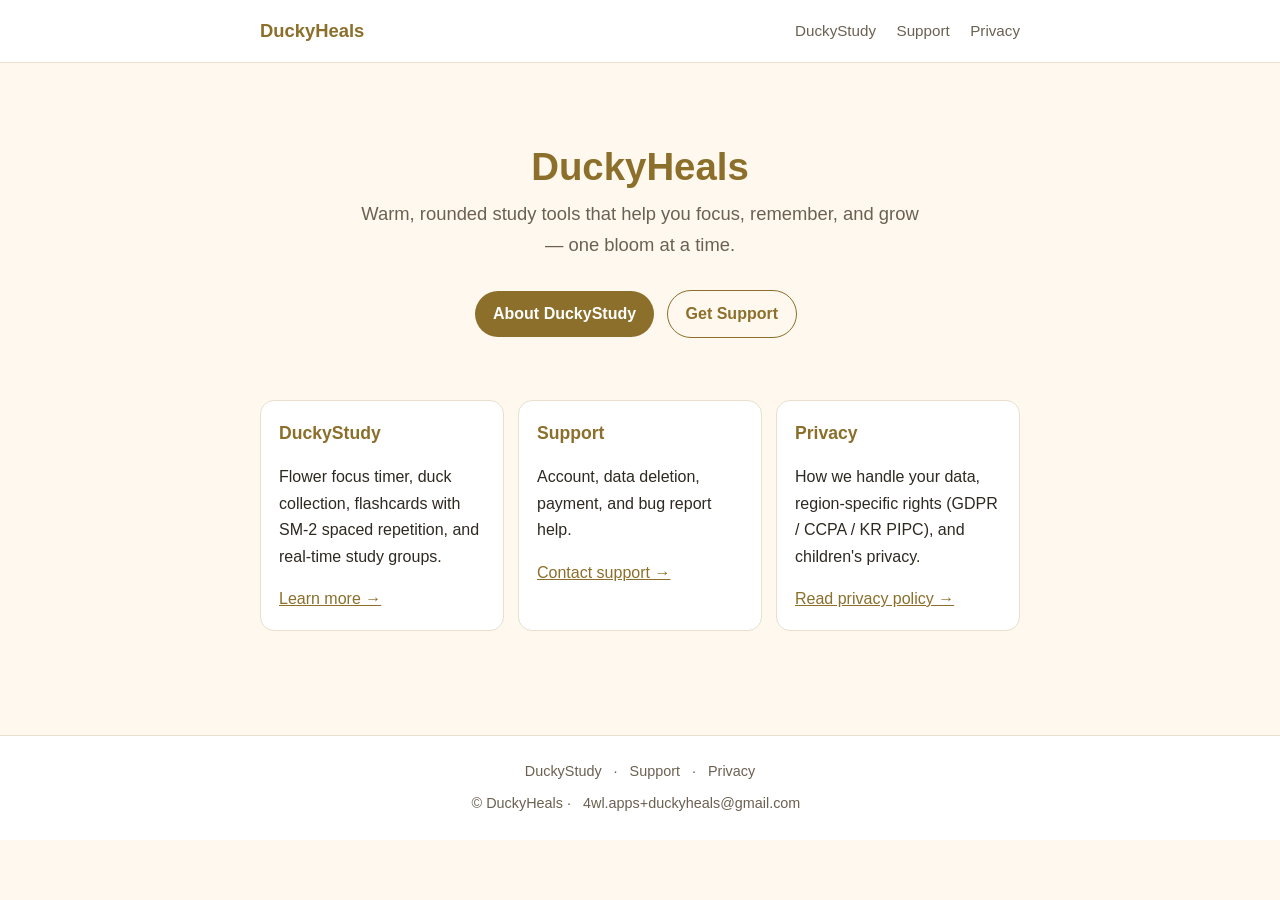
<file: index.html>
<!DOCTYPE html>
<html lang="en">
<head>
<meta charset="utf-8">
<meta name="viewport" content="width=device-width, initial-scale=1">
<title>DuckyHeals</title>
<meta name="description" content="DuckyHeals — DuckyStudy support, privacy, and product information.">
<link rel="stylesheet" href="/assets/style.css">
</head>
<body>
<header class="site">
  <div class="inner">
    <a class="brand" href="/">DuckyHeals</a>
    <nav>
      <a href="/duckystudy">DuckyStudy</a>
      <a href="/support">Support</a>
      <a href="/privacy">Privacy</a>
    </nav>
  </div>
</header>

<main class="container">
  <div class="hero">
    <h1>DuckyHeals</h1>
    <p class="tagline">Warm, rounded study tools that help you focus, remember, and grow — one bloom at a time.</p>
    <a class="btn" href="/duckystudy">About DuckyStudy</a>
    <a class="btn secondary" href="/support">Get Support</a>
  </div>

  <div class="features">
    <div class="feature">
      <h3>DuckyStudy</h3>
      <p>Flower focus timer, duck collection, flashcards with SM-2 spaced repetition, and real-time study groups.</p>
      <a href="/duckystudy">Learn more &rarr;</a>
    </div>
    <div class="feature">
      <h3>Support</h3>
      <p>Account, data deletion, payment, and bug report help.</p>
      <a href="/support">Contact support &rarr;</a>
    </div>
    <div class="feature">
      <h3>Privacy</h3>
      <p>How we handle your data, region-specific rights (GDPR / CCPA / KR PIPC), and children's privacy.</p>
      <a href="/privacy">Read privacy policy &rarr;</a>
    </div>
  </div>
</main>

<footer class="site">
  <div>
    <a href="/duckystudy">DuckyStudy</a> ·
    <a href="/support">Support</a> ·
    <a href="/privacy">Privacy</a>
  </div>
  <div style="margin-top:8px;">&copy; DuckyHeals · <a href="mailto:4wl.apps+duckyheals@gmail.com">4wl.apps+duckyheals@gmail.com</a></div>
</footer>
</body>
</html>
</file>
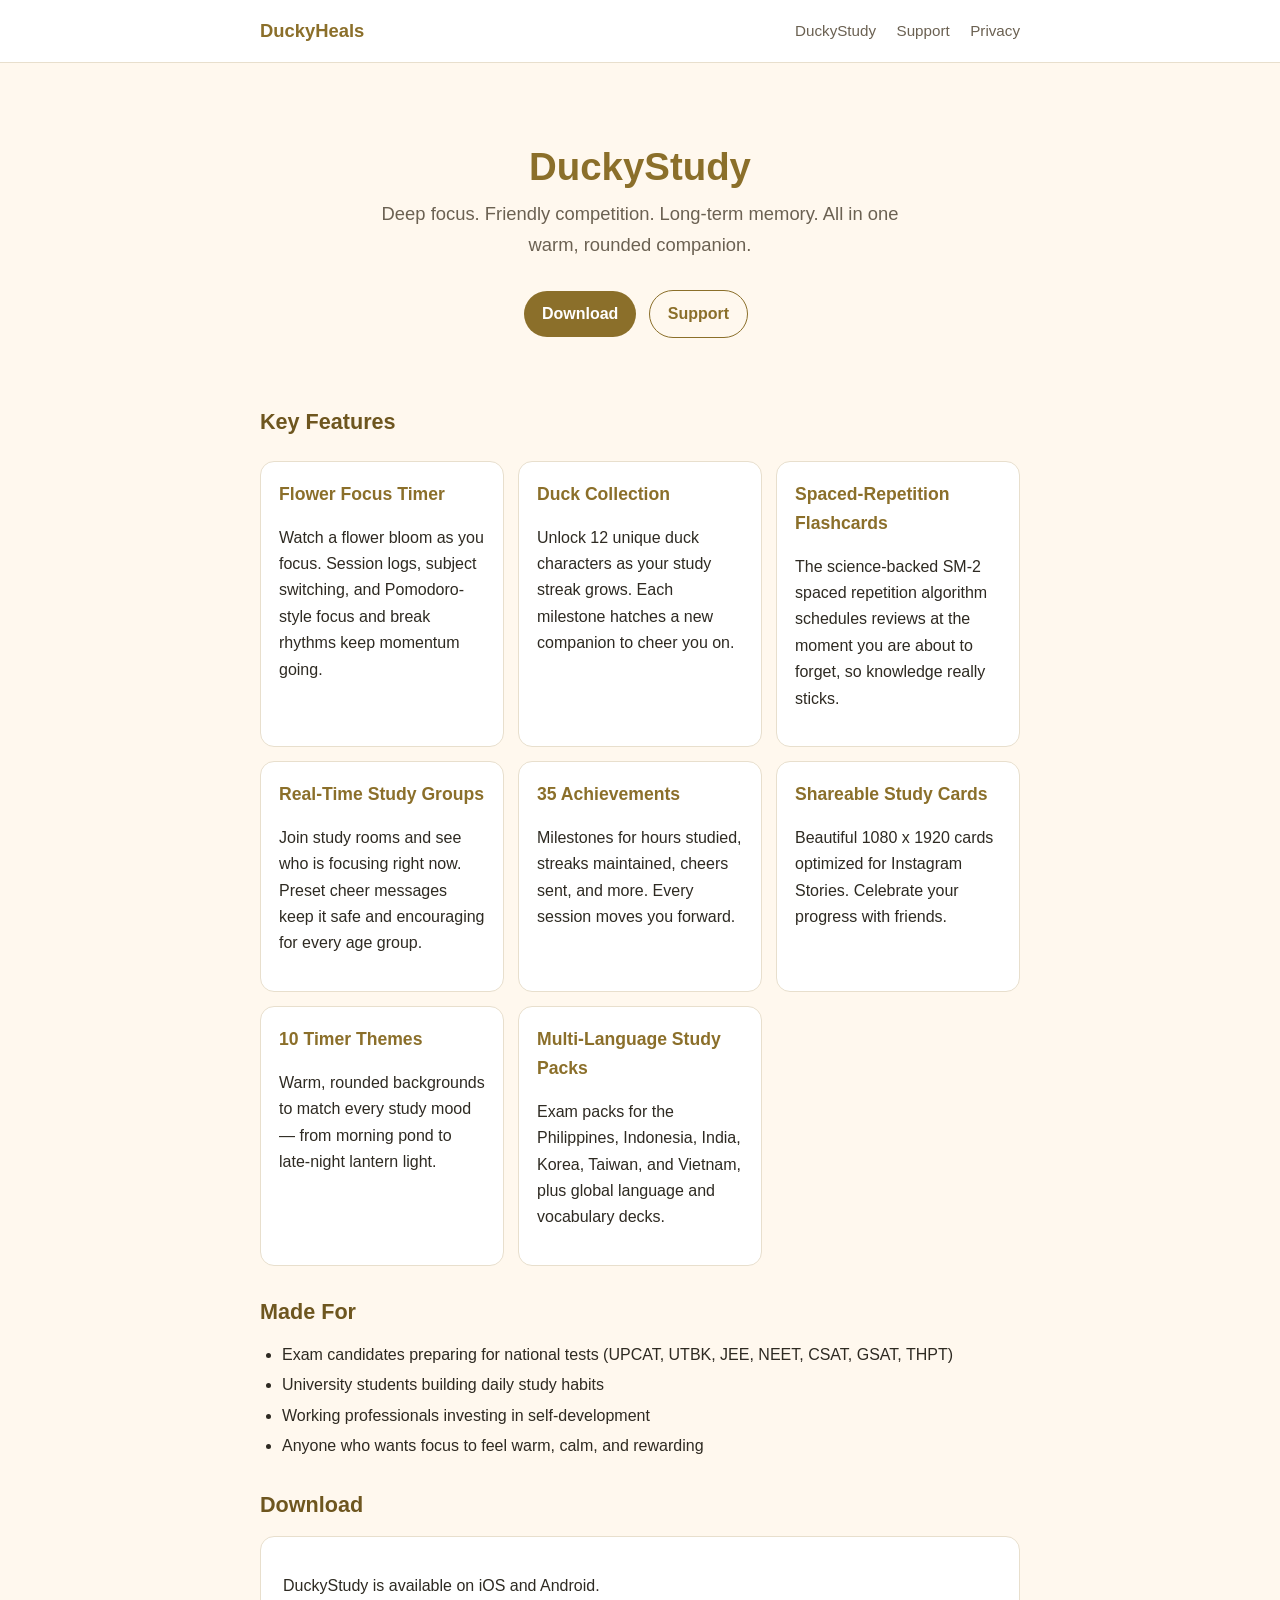
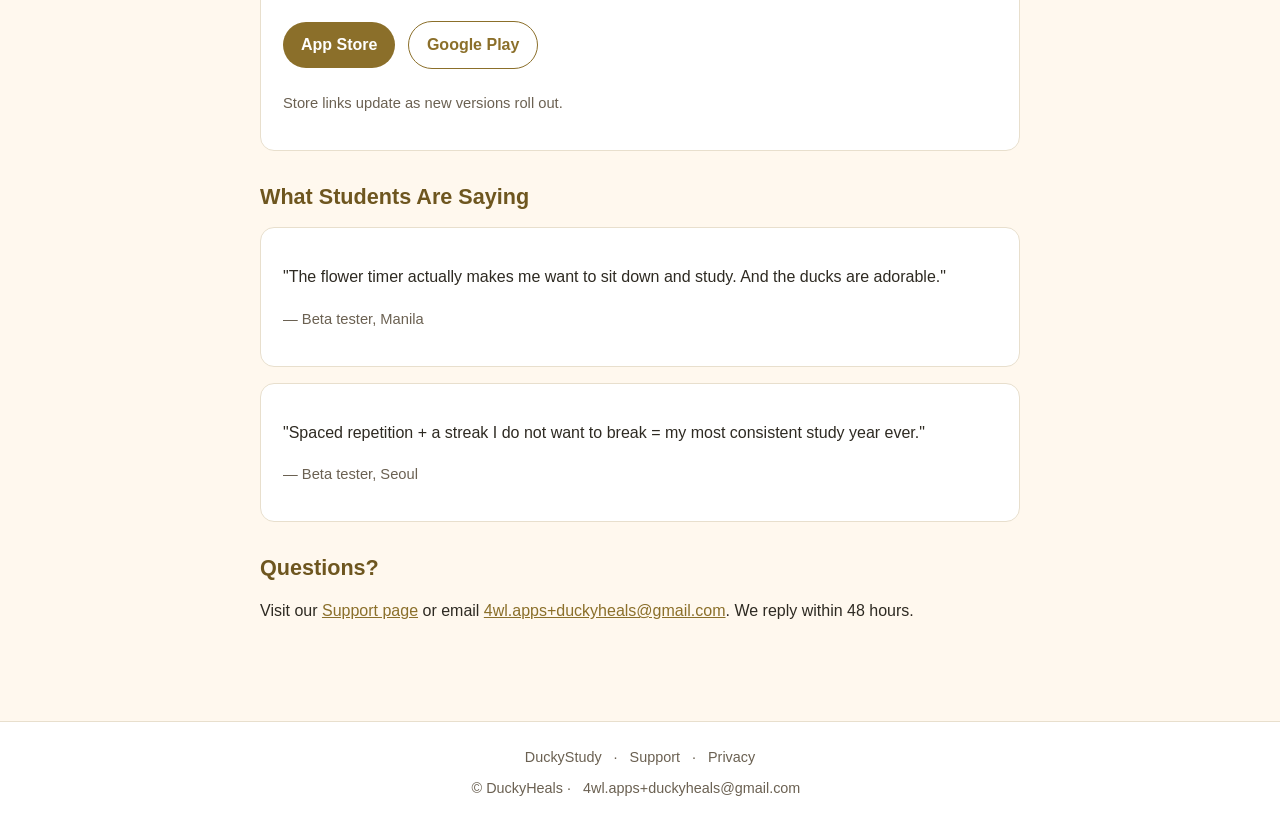
<file: duckystudy/index.html>
<!DOCTYPE html>
<html lang="en">
<head>
<meta charset="utf-8">
<meta name="viewport" content="width=device-width, initial-scale=1">
<title>DuckyStudy — Focus, Remember, Grow</title>
<meta name="description" content="DuckyStudy is a warm, rounded study companion. Flower focus timer, duck collection, flashcards with spaced repetition, and real-time study groups.">
<link rel="stylesheet" href="/assets/style.css">
</head>
<body>
<header class="site">
  <div class="inner">
    <a class="brand" href="/">DuckyHeals</a>
    <nav>
      <a href="/duckystudy">DuckyStudy</a>
      <a href="/support">Support</a>
      <a href="/privacy">Privacy</a>
    </nav>
  </div>
</header>

<main class="container">
  <div class="hero">
    <h1>DuckyStudy</h1>
    <p class="tagline">Deep focus. Friendly competition. Long-term memory. All in one warm, rounded companion.</p>
    <a class="btn" href="#download">Download</a>
    <a class="btn secondary" href="/support">Support</a>
  </div>

  <h2>Key Features</h2>
  <div class="features">
    <div class="feature">
      <h3>Flower Focus Timer</h3>
      <p>Watch a flower bloom as you focus. Session logs, subject switching, and Pomodoro-style focus and break rhythms keep momentum going.</p>
    </div>
    <div class="feature">
      <h3>Duck Collection</h3>
      <p>Unlock 12 unique duck characters as your study streak grows. Each milestone hatches a new companion to cheer you on.</p>
    </div>
    <div class="feature">
      <h3>Spaced-Repetition Flashcards</h3>
      <p>The science-backed SM-2 spaced repetition algorithm schedules reviews at the moment you are about to forget, so knowledge really sticks.</p>
    </div>
    <div class="feature">
      <h3>Real-Time Study Groups</h3>
      <p>Join study rooms and see who is focusing right now. Preset cheer messages keep it safe and encouraging for every age group.</p>
    </div>
    <div class="feature">
      <h3>35 Achievements</h3>
      <p>Milestones for hours studied, streaks maintained, cheers sent, and more. Every session moves you forward.</p>
    </div>
    <div class="feature">
      <h3>Shareable Study Cards</h3>
      <p>Beautiful 1080 x 1920 cards optimized for Instagram Stories. Celebrate your progress with friends.</p>
    </div>
    <div class="feature">
      <h3>10 Timer Themes</h3>
      <p>Warm, rounded backgrounds to match every study mood — from morning pond to late-night lantern light.</p>
    </div>
    <div class="feature">
      <h3>Multi-Language Study Packs</h3>
      <p>Exam packs for the Philippines, Indonesia, India, Korea, Taiwan, and Vietnam, plus global language and vocabulary decks.</p>
    </div>
  </div>

  <h2>Made For</h2>
  <ul>
    <li>Exam candidates preparing for national tests (UPCAT, UTBK, JEE, NEET, CSAT, GSAT, THPT)</li>
    <li>University students building daily study habits</li>
    <li>Working professionals investing in self-development</li>
    <li>Anyone who wants focus to feel warm, calm, and rewarding</li>
  </ul>

  <h2 id="download">Download</h2>
  <div class="card">
    <p>DuckyStudy is available on iOS and Android.</p>
    <p>
      <a class="btn" href="https://apps.apple.com/app/duckystudy" target="_blank" rel="noopener">App Store</a>
      <a class="btn secondary" href="https://play.google.com/store/apps/details?id=com.duckyheals.duckystudy" target="_blank" rel="noopener">Google Play</a>
    </p>
    <p class="muted">Store links update as new versions roll out.</p>
  </div>

  <h2>What Students Are Saying</h2>
  <div class="card">
    <p>"The flower timer actually makes me want to sit down and study. And the ducks are adorable."</p>
    <p class="muted">— Beta tester, Manila</p>
  </div>
  <div class="card">
    <p>"Spaced repetition + a streak I do not want to break = my most consistent study year ever."</p>
    <p class="muted">— Beta tester, Seoul</p>
  </div>

  <h2>Questions?</h2>
  <p>Visit our <a href="/support">Support page</a> or email <a href="mailto:4wl.apps+duckyheals@gmail.com">4wl.apps+duckyheals@gmail.com</a>. We reply within 48 hours.</p>
</main>

<footer class="site">
  <div>
    <a href="/duckystudy">DuckyStudy</a> ·
    <a href="/support">Support</a> ·
    <a href="/privacy">Privacy</a>
  </div>
  <div style="margin-top:8px;">&copy; DuckyHeals · <a href="mailto:4wl.apps+duckyheals@gmail.com">4wl.apps+duckyheals@gmail.com</a></div>
</footer>
</body>
</html>
</file>
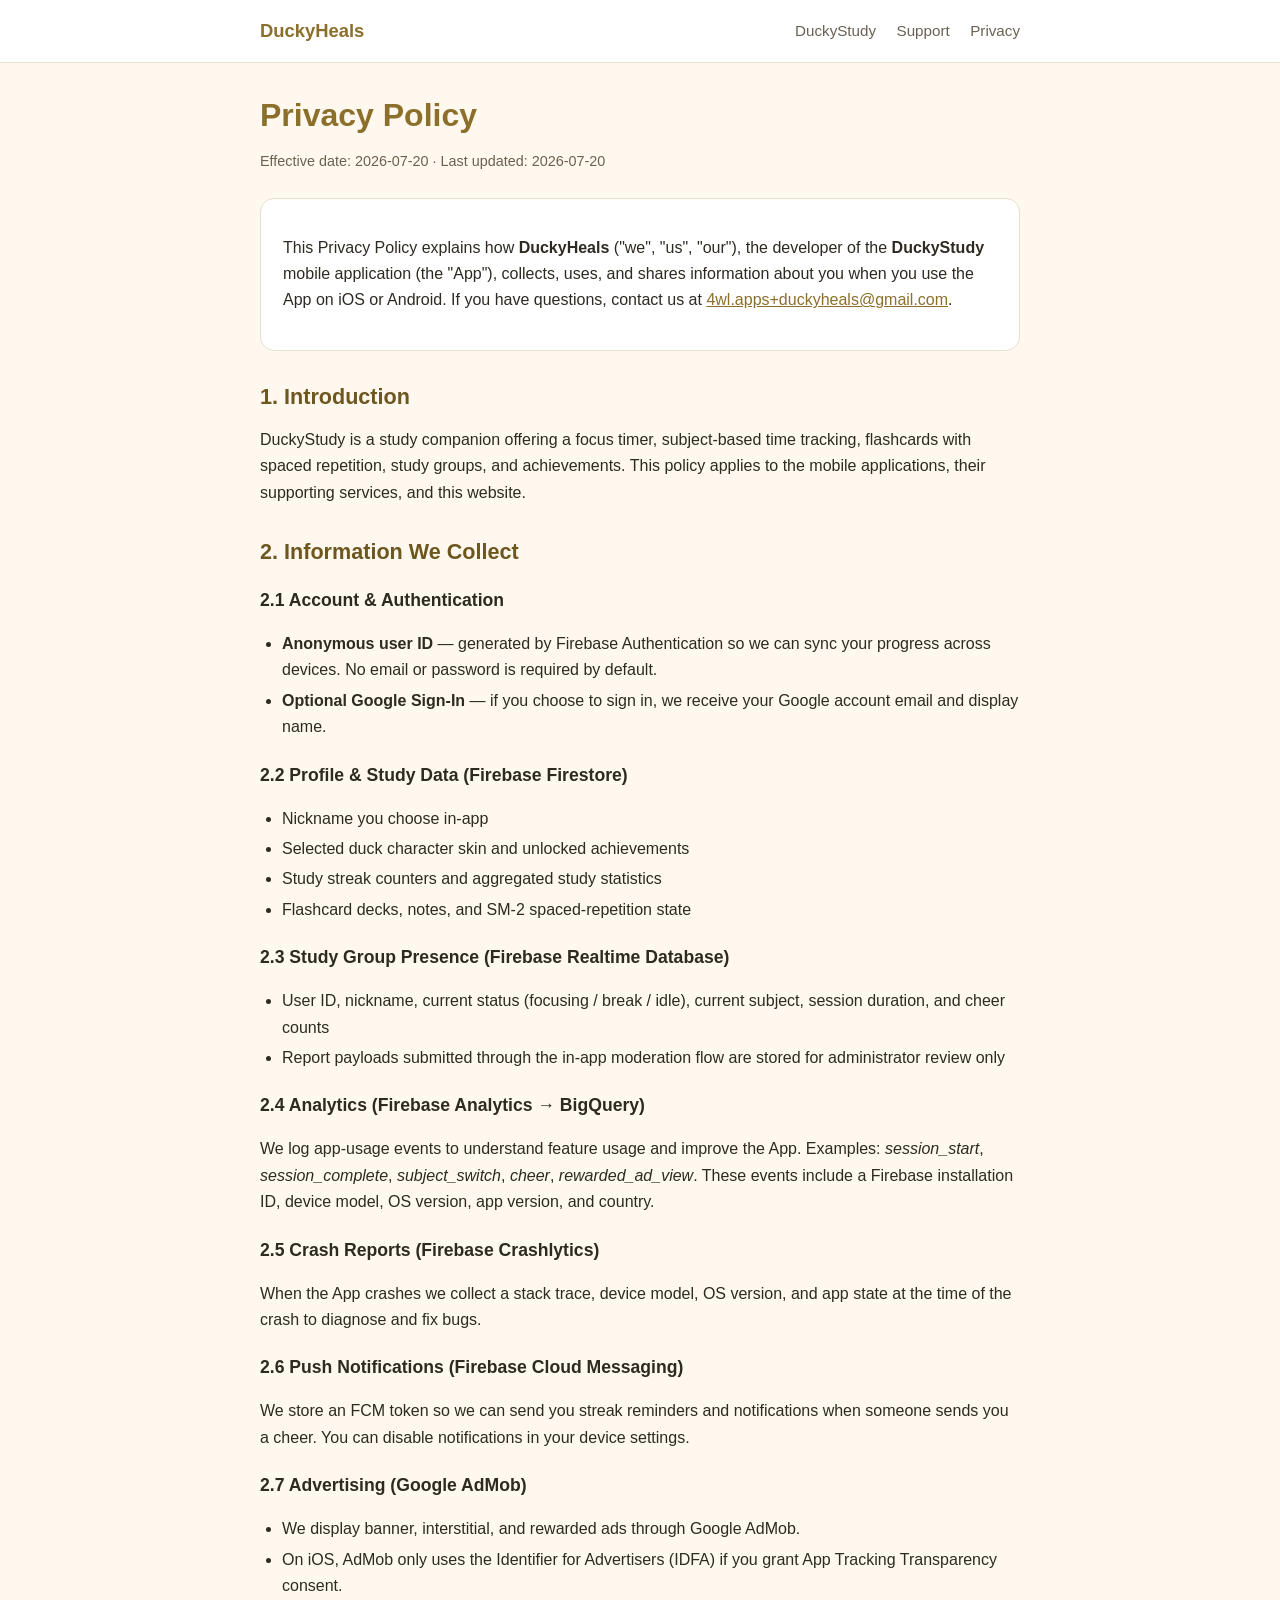
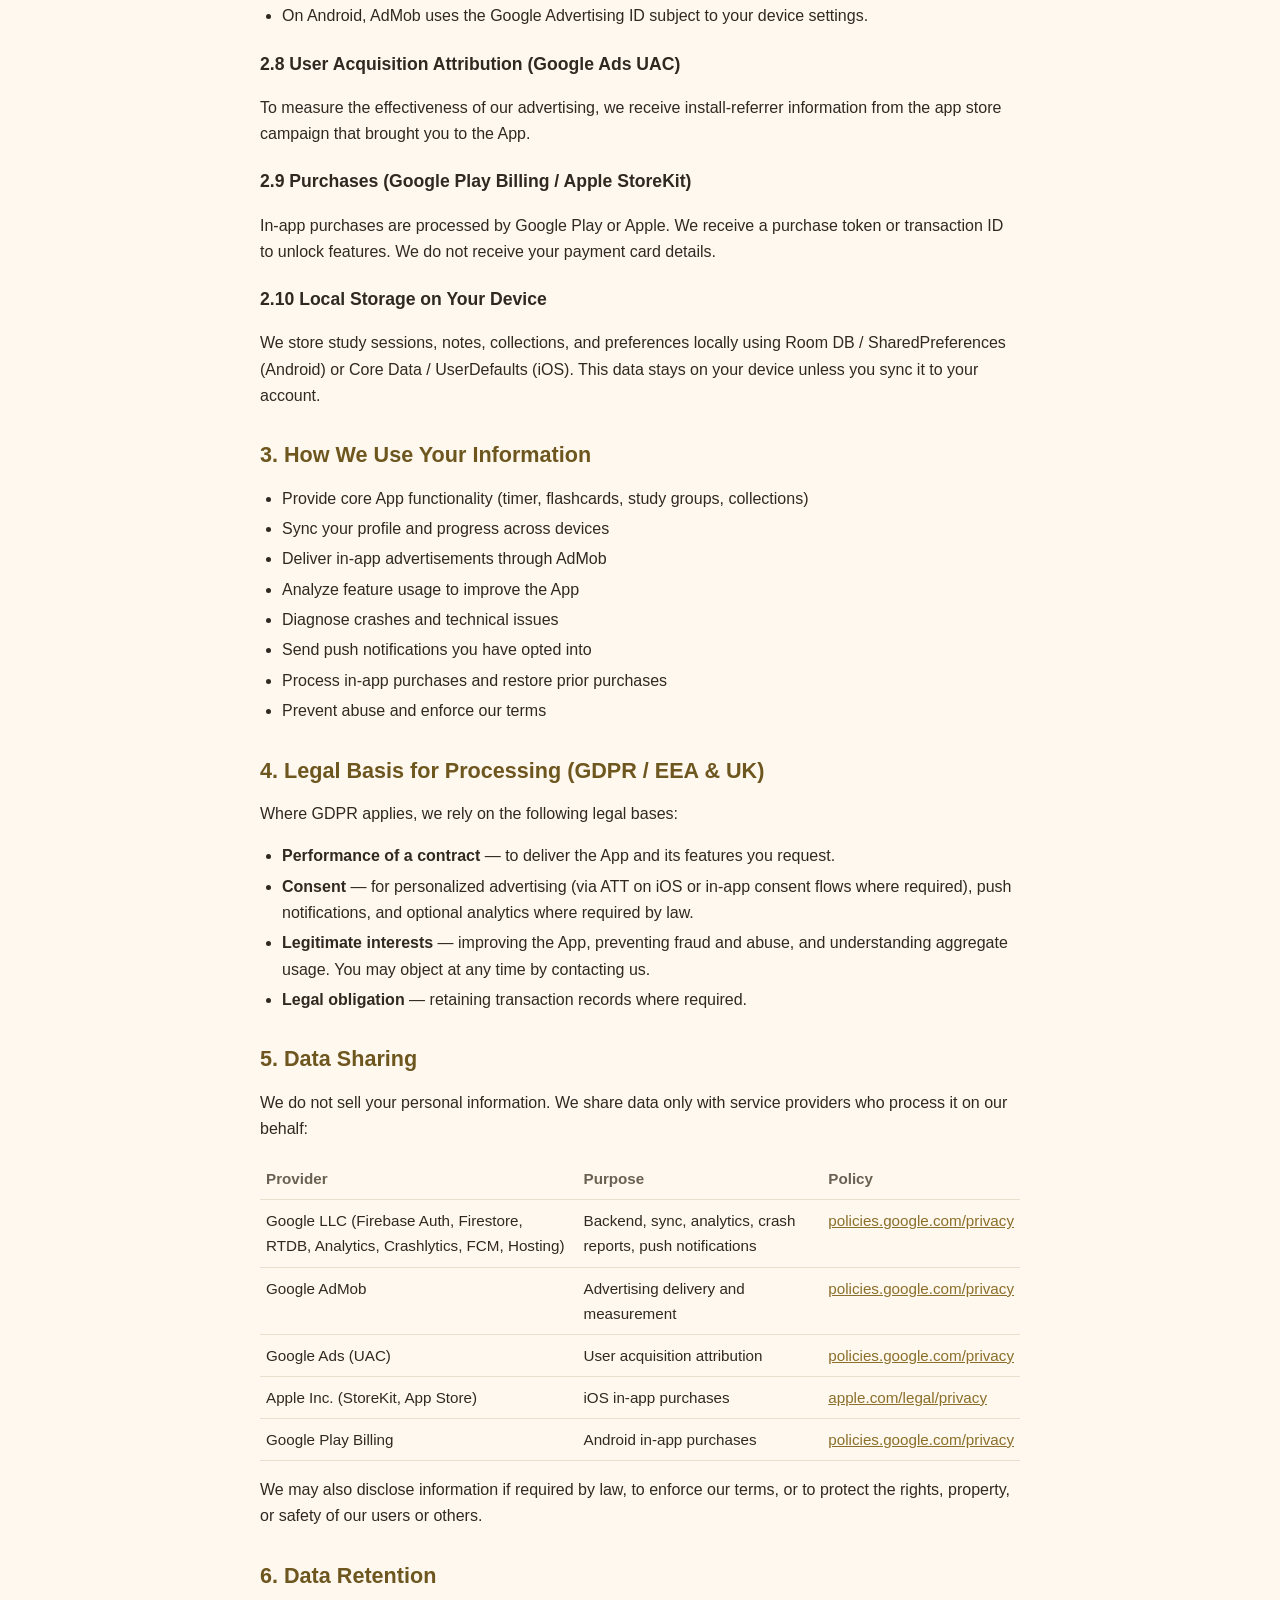
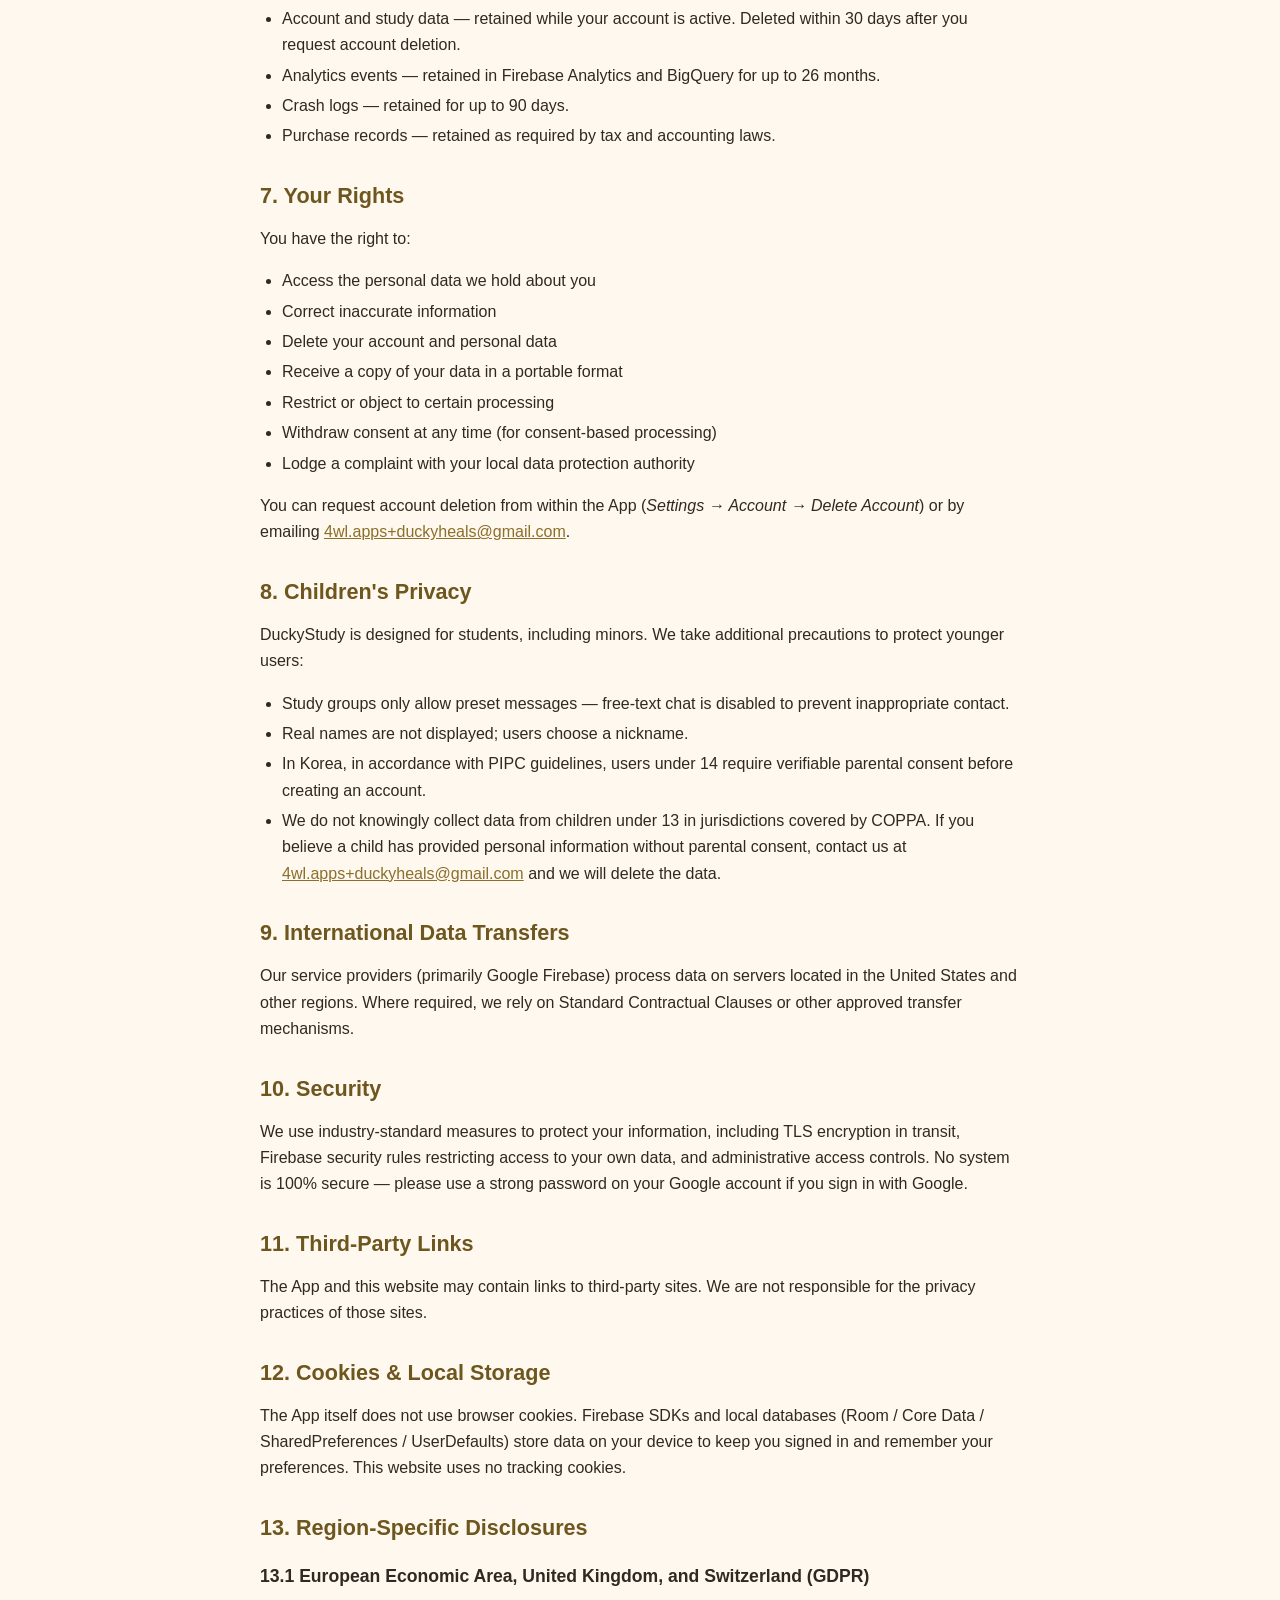
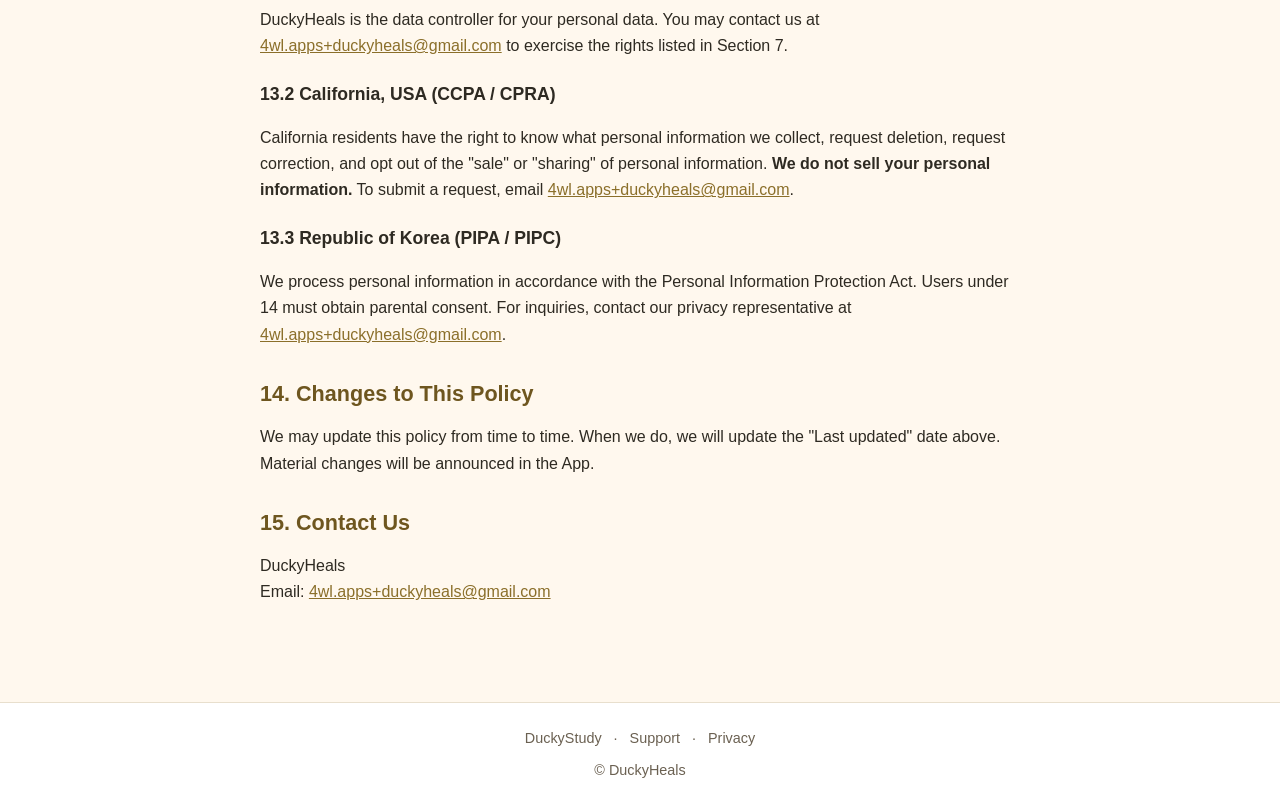
<file: privacy/index.html>
<!DOCTYPE html>
<html lang="en">
<head>
<meta charset="utf-8">
<meta name="viewport" content="width=device-width, initial-scale=1">
<title>Privacy Policy — DuckyStudy</title>
<meta name="description" content="DuckyStudy privacy policy: what data we collect, how we use it, and your rights (GDPR, CCPA, KR PIPC).">
<link rel="stylesheet" href="/assets/style.css">
</head>
<body>
<header class="site">
  <div class="inner">
    <a class="brand" href="/">DuckyHeals</a>
    <nav>
      <a href="/duckystudy">DuckyStudy</a>
      <a href="/support">Support</a>
      <a href="/privacy">Privacy</a>
    </nav>
  </div>
</header>

<main class="container">
  <h1>Privacy Policy</h1>
  <p class="meta">Effective date: 2026-07-20 &middot; Last updated: 2026-07-20</p>

  <div class="card">
    <p>This Privacy Policy explains how <strong>DuckyHeals</strong> ("we", "us", "our"), the developer of the <strong>DuckyStudy</strong> mobile application (the "App"), collects, uses, and shares information about you when you use the App on iOS or Android. If you have questions, contact us at <a href="mailto:4wl.apps+duckyheals@gmail.com">4wl.apps+duckyheals@gmail.com</a>.</p>
  </div>

  <h2>1. Introduction</h2>
  <p>DuckyStudy is a study companion offering a focus timer, subject-based time tracking, flashcards with spaced repetition, study groups, and achievements. This policy applies to the mobile applications, their supporting services, and this website.</p>

  <h2>2. Information We Collect</h2>

  <h3>2.1 Account &amp; Authentication</h3>
  <ul>
    <li><strong>Anonymous user ID</strong> — generated by Firebase Authentication so we can sync your progress across devices. No email or password is required by default.</li>
    <li><strong>Optional Google Sign-In</strong> — if you choose to sign in, we receive your Google account email and display name.</li>
  </ul>

  <h3>2.2 Profile &amp; Study Data (Firebase Firestore)</h3>
  <ul>
    <li>Nickname you choose in-app</li>
    <li>Selected duck character skin and unlocked achievements</li>
    <li>Study streak counters and aggregated study statistics</li>
    <li>Flashcard decks, notes, and SM-2 spaced-repetition state</li>
  </ul>

  <h3>2.3 Study Group Presence (Firebase Realtime Database)</h3>
  <ul>
    <li>User ID, nickname, current status (focusing / break / idle), current subject, session duration, and cheer counts</li>
    <li>Report payloads submitted through the in-app moderation flow are stored for administrator review only</li>
  </ul>

  <h3>2.4 Analytics (Firebase Analytics &rarr; BigQuery)</h3>
  <p>We log app-usage events to understand feature usage and improve the App. Examples: <em>session_start</em>, <em>session_complete</em>, <em>subject_switch</em>, <em>cheer</em>, <em>rewarded_ad_view</em>. These events include a Firebase installation ID, device model, OS version, app version, and country.</p>

  <h3>2.5 Crash Reports (Firebase Crashlytics)</h3>
  <p>When the App crashes we collect a stack trace, device model, OS version, and app state at the time of the crash to diagnose and fix bugs.</p>

  <h3>2.6 Push Notifications (Firebase Cloud Messaging)</h3>
  <p>We store an FCM token so we can send you streak reminders and notifications when someone sends you a cheer. You can disable notifications in your device settings.</p>

  <h3>2.7 Advertising (Google AdMob)</h3>
  <ul>
    <li>We display banner, interstitial, and rewarded ads through Google AdMob.</li>
    <li>On iOS, AdMob only uses the Identifier for Advertisers (IDFA) if you grant App Tracking Transparency consent.</li>
    <li>On Android, AdMob uses the Google Advertising ID subject to your device settings.</li>
  </ul>

  <h3>2.8 User Acquisition Attribution (Google Ads UAC)</h3>
  <p>To measure the effectiveness of our advertising, we receive install-referrer information from the app store campaign that brought you to the App.</p>

  <h3>2.9 Purchases (Google Play Billing / Apple StoreKit)</h3>
  <p>In-app purchases are processed by Google Play or Apple. We receive a purchase token or transaction ID to unlock features. We do not receive your payment card details.</p>

  <h3>2.10 Local Storage on Your Device</h3>
  <p>We store study sessions, notes, collections, and preferences locally using Room DB / SharedPreferences (Android) or Core Data / UserDefaults (iOS). This data stays on your device unless you sync it to your account.</p>

  <h2>3. How We Use Your Information</h2>
  <ul>
    <li>Provide core App functionality (timer, flashcards, study groups, collections)</li>
    <li>Sync your profile and progress across devices</li>
    <li>Deliver in-app advertisements through AdMob</li>
    <li>Analyze feature usage to improve the App</li>
    <li>Diagnose crashes and technical issues</li>
    <li>Send push notifications you have opted into</li>
    <li>Process in-app purchases and restore prior purchases</li>
    <li>Prevent abuse and enforce our terms</li>
  </ul>

  <h2>4. Legal Basis for Processing (GDPR / EEA &amp; UK)</h2>
  <p>Where GDPR applies, we rely on the following legal bases:</p>
  <ul>
    <li><strong>Performance of a contract</strong> — to deliver the App and its features you request.</li>
    <li><strong>Consent</strong> — for personalized advertising (via ATT on iOS or in-app consent flows where required), push notifications, and optional analytics where required by law.</li>
    <li><strong>Legitimate interests</strong> — improving the App, preventing fraud and abuse, and understanding aggregate usage. You may object at any time by contacting us.</li>
    <li><strong>Legal obligation</strong> — retaining transaction records where required.</li>
  </ul>

  <h2>5. Data Sharing</h2>
  <p>We do not sell your personal information. We share data only with service providers who process it on our behalf:</p>
  <table class="plain">
    <thead>
      <tr><th>Provider</th><th>Purpose</th><th>Policy</th></tr>
    </thead>
    <tbody>
      <tr><td>Google LLC (Firebase Auth, Firestore, RTDB, Analytics, Crashlytics, FCM, Hosting)</td><td>Backend, sync, analytics, crash reports, push notifications</td><td><a href="https://policies.google.com/privacy" target="_blank" rel="noopener">policies.google.com/privacy</a></td></tr>
      <tr><td>Google AdMob</td><td>Advertising delivery and measurement</td><td><a href="https://policies.google.com/privacy" target="_blank" rel="noopener">policies.google.com/privacy</a></td></tr>
      <tr><td>Google Ads (UAC)</td><td>User acquisition attribution</td><td><a href="https://policies.google.com/privacy" target="_blank" rel="noopener">policies.google.com/privacy</a></td></tr>
      <tr><td>Apple Inc. (StoreKit, App Store)</td><td>iOS in-app purchases</td><td><a href="https://www.apple.com/legal/privacy/" target="_blank" rel="noopener">apple.com/legal/privacy</a></td></tr>
      <tr><td>Google Play Billing</td><td>Android in-app purchases</td><td><a href="https://policies.google.com/privacy" target="_blank" rel="noopener">policies.google.com/privacy</a></td></tr>
    </tbody>
  </table>
  <p>We may also disclose information if required by law, to enforce our terms, or to protect the rights, property, or safety of our users or others.</p>

  <h2>6. Data Retention</h2>
  <ul>
    <li>Account and study data — retained while your account is active. Deleted within 30 days after you request account deletion.</li>
    <li>Analytics events — retained in Firebase Analytics and BigQuery for up to 26 months.</li>
    <li>Crash logs — retained for up to 90 days.</li>
    <li>Purchase records — retained as required by tax and accounting laws.</li>
  </ul>

  <h2>7. Your Rights</h2>
  <p>You have the right to:</p>
  <ul>
    <li>Access the personal data we hold about you</li>
    <li>Correct inaccurate information</li>
    <li>Delete your account and personal data</li>
    <li>Receive a copy of your data in a portable format</li>
    <li>Restrict or object to certain processing</li>
    <li>Withdraw consent at any time (for consent-based processing)</li>
    <li>Lodge a complaint with your local data protection authority</li>
  </ul>
  <p>You can request account deletion from within the App (<em>Settings &rarr; Account &rarr; Delete Account</em>) or by emailing <a href="mailto:4wl.apps+duckyheals@gmail.com">4wl.apps+duckyheals@gmail.com</a>.</p>

  <h2>8. Children's Privacy</h2>
  <p>DuckyStudy is designed for students, including minors. We take additional precautions to protect younger users:</p>
  <ul>
    <li>Study groups only allow preset messages — free-text chat is disabled to prevent inappropriate contact.</li>
    <li>Real names are not displayed; users choose a nickname.</li>
    <li>In Korea, in accordance with PIPC guidelines, users under 14 require verifiable parental consent before creating an account.</li>
    <li>We do not knowingly collect data from children under 13 in jurisdictions covered by COPPA. If you believe a child has provided personal information without parental consent, contact us at <a href="mailto:4wl.apps+duckyheals@gmail.com">4wl.apps+duckyheals@gmail.com</a> and we will delete the data.</li>
  </ul>

  <h2>9. International Data Transfers</h2>
  <p>Our service providers (primarily Google Firebase) process data on servers located in the United States and other regions. Where required, we rely on Standard Contractual Clauses or other approved transfer mechanisms.</p>

  <h2>10. Security</h2>
  <p>We use industry-standard measures to protect your information, including TLS encryption in transit, Firebase security rules restricting access to your own data, and administrative access controls. No system is 100% secure — please use a strong password on your Google account if you sign in with Google.</p>

  <h2>11. Third-Party Links</h2>
  <p>The App and this website may contain links to third-party sites. We are not responsible for the privacy practices of those sites.</p>

  <h2>12. Cookies &amp; Local Storage</h2>
  <p>The App itself does not use browser cookies. Firebase SDKs and local databases (Room / Core Data / SharedPreferences / UserDefaults) store data on your device to keep you signed in and remember your preferences. This website uses no tracking cookies.</p>

  <h2>13. Region-Specific Disclosures</h2>

  <h3>13.1 European Economic Area, United Kingdom, and Switzerland (GDPR)</h3>
  <p>DuckyHeals is the data controller for your personal data. You may contact us at <a href="mailto:4wl.apps+duckyheals@gmail.com">4wl.apps+duckyheals@gmail.com</a> to exercise the rights listed in Section 7.</p>

  <h3>13.2 California, USA (CCPA / CPRA)</h3>
  <p>California residents have the right to know what personal information we collect, request deletion, request correction, and opt out of the "sale" or "sharing" of personal information. <strong>We do not sell your personal information.</strong> To submit a request, email <a href="mailto:4wl.apps+duckyheals@gmail.com">4wl.apps+duckyheals@gmail.com</a>.</p>

  <h3>13.3 Republic of Korea (PIPA / PIPC)</h3>
  <p>We process personal information in accordance with the Personal Information Protection Act. Users under 14 must obtain parental consent. For inquiries, contact our privacy representative at <a href="mailto:4wl.apps+duckyheals@gmail.com">4wl.apps+duckyheals@gmail.com</a>.</p>

  <h2>14. Changes to This Policy</h2>
  <p>We may update this policy from time to time. When we do, we will update the "Last updated" date above. Material changes will be announced in the App.</p>

  <h2>15. Contact Us</h2>
  <p>DuckyHeals<br>
  Email: <a href="mailto:4wl.apps+duckyheals@gmail.com">4wl.apps+duckyheals@gmail.com</a></p>
</main>

<footer class="site">
  <div>
    <a href="/duckystudy">DuckyStudy</a> ·
    <a href="/support">Support</a> ·
    <a href="/privacy">Privacy</a>
  </div>
  <div style="margin-top:8px;">&copy; DuckyHeals</div>
</footer>
</body>
</html>
</file>
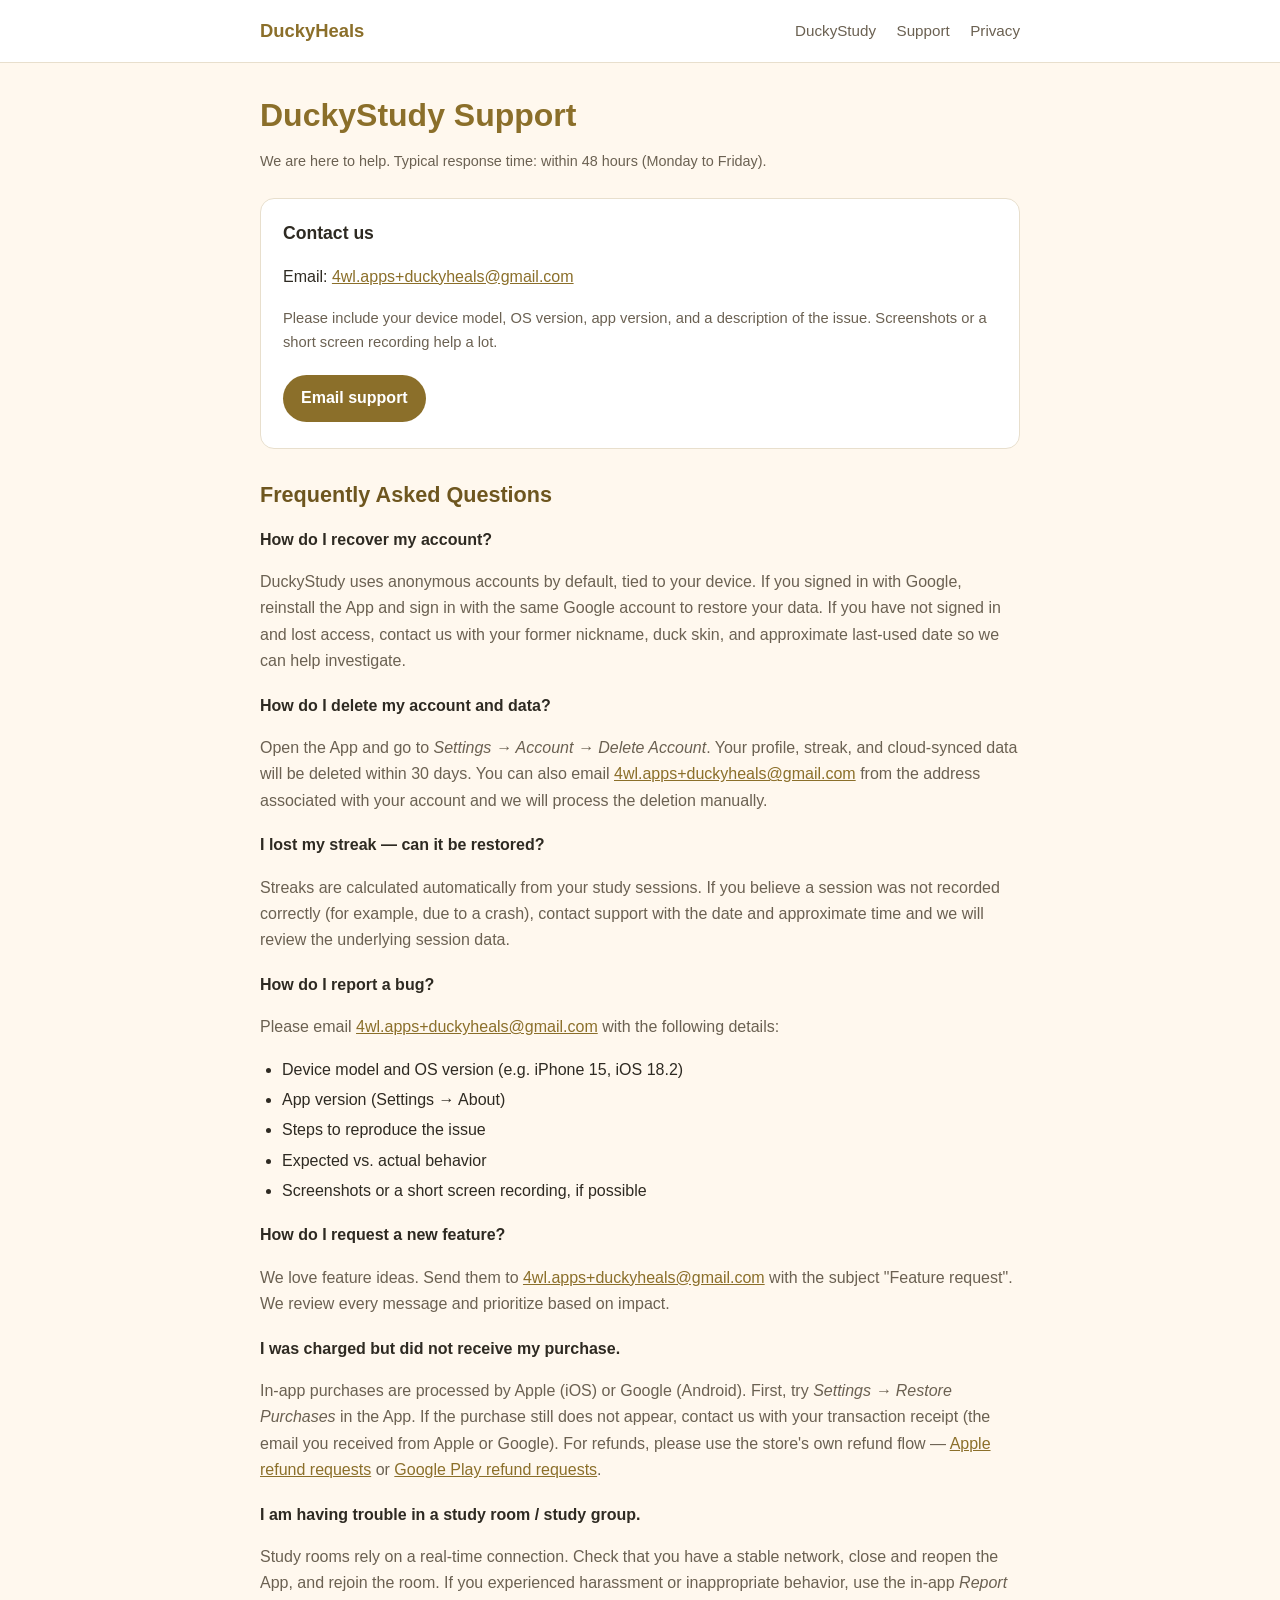
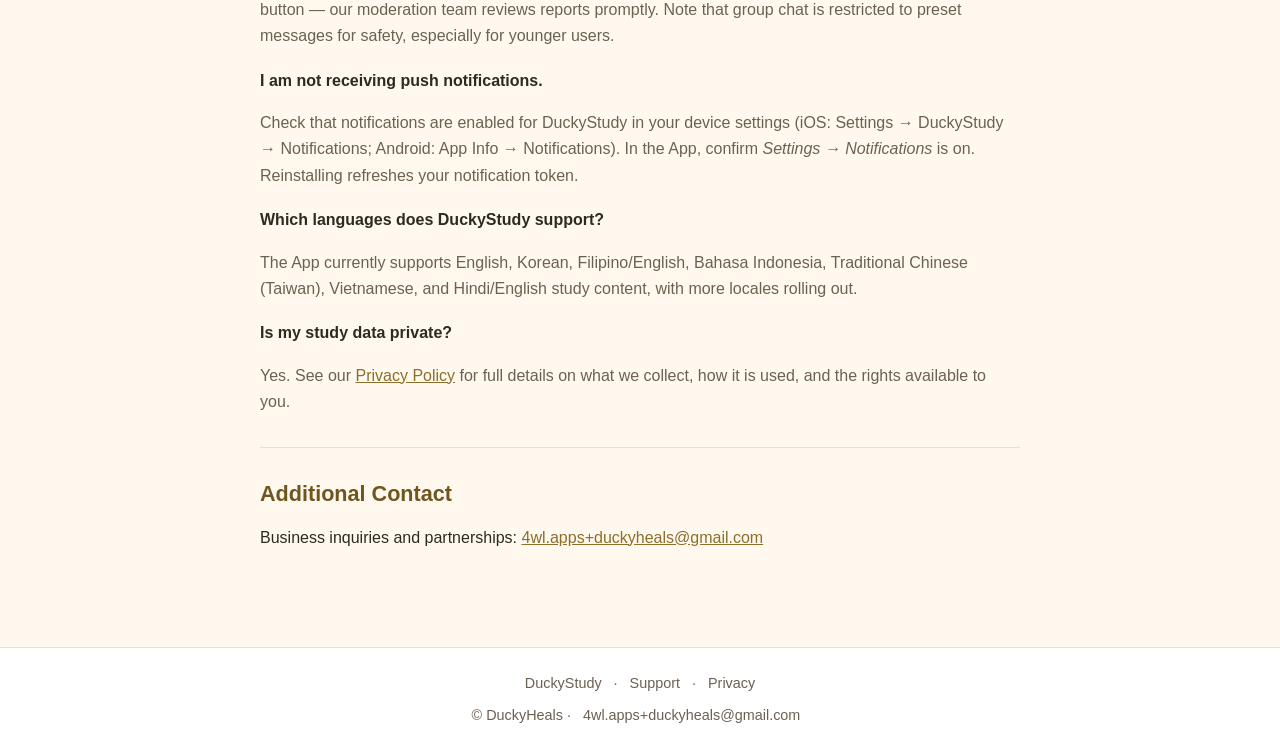
<file: support/index.html>
<!DOCTYPE html>
<html lang="en">
<head>
<meta charset="utf-8">
<meta name="viewport" content="width=device-width, initial-scale=1">
<title>Support — DuckyStudy</title>
<meta name="description" content="Get help with DuckyStudy: account recovery, data deletion, payments, bug reports, and more.">
<link rel="stylesheet" href="/assets/style.css">
</head>
<body>
<header class="site">
  <div class="inner">
    <a class="brand" href="/">DuckyHeals</a>
    <nav>
      <a href="/duckystudy">DuckyStudy</a>
      <a href="/support">Support</a>
      <a href="/privacy">Privacy</a>
    </nav>
  </div>
</header>

<main class="container">
  <h1>DuckyStudy Support</h1>
  <p class="meta">We are here to help. Typical response time: within 48 hours (Monday to Friday).</p>

  <div class="card">
    <h3 style="margin-top:0;">Contact us</h3>
    <p>Email: <a href="mailto:4wl.apps+duckyheals@gmail.com">4wl.apps+duckyheals@gmail.com</a></p>
    <p class="muted">Please include your device model, OS version, app version, and a description of the issue. Screenshots or a short screen recording help a lot.</p>
    <a class="btn" href="mailto:4wl.apps+duckyheals@gmail.com?subject=DuckyStudy%20Support">Email support</a>
  </div>

  <h2>Frequently Asked Questions</h2>

  <p class="faq-q">How do I recover my account?</p>
  <p class="faq-a">DuckyStudy uses anonymous accounts by default, tied to your device. If you signed in with Google, reinstall the App and sign in with the same Google account to restore your data. If you have not signed in and lost access, contact us with your former nickname, duck skin, and approximate last-used date so we can help investigate.</p>

  <p class="faq-q">How do I delete my account and data?</p>
  <p class="faq-a">Open the App and go to <em>Settings &rarr; Account &rarr; Delete Account</em>. Your profile, streak, and cloud-synced data will be deleted within 30 days. You can also email <a href="mailto:4wl.apps+duckyheals@gmail.com">4wl.apps+duckyheals@gmail.com</a> from the address associated with your account and we will process the deletion manually.</p>

  <p class="faq-q">I lost my streak — can it be restored?</p>
  <p class="faq-a">Streaks are calculated automatically from your study sessions. If you believe a session was not recorded correctly (for example, due to a crash), contact support with the date and approximate time and we will review the underlying session data.</p>

  <p class="faq-q">How do I report a bug?</p>
  <p class="faq-a">Please email <a href="mailto:4wl.apps+duckyheals@gmail.com">4wl.apps+duckyheals@gmail.com</a> with the following details:
  </p>
  <ul>
    <li>Device model and OS version (e.g. iPhone 15, iOS 18.2)</li>
    <li>App version (Settings &rarr; About)</li>
    <li>Steps to reproduce the issue</li>
    <li>Expected vs. actual behavior</li>
    <li>Screenshots or a short screen recording, if possible</li>
  </ul>

  <p class="faq-q">How do I request a new feature?</p>
  <p class="faq-a">We love feature ideas. Send them to <a href="mailto:4wl.apps+duckyheals@gmail.com">4wl.apps+duckyheals@gmail.com</a> with the subject "Feature request". We review every message and prioritize based on impact.</p>

  <p class="faq-q">I was charged but did not receive my purchase.</p>
  <p class="faq-a">In-app purchases are processed by Apple (iOS) or Google (Android). First, try <em>Settings &rarr; Restore Purchases</em> in the App. If the purchase still does not appear, contact us with your transaction receipt (the email you received from Apple or Google). For refunds, please use the store's own refund flow — <a href="https://support.apple.com/en-us/HT204084" target="_blank" rel="noopener">Apple refund requests</a> or <a href="https://support.google.com/googleplay/answer/2479637" target="_blank" rel="noopener">Google Play refund requests</a>.</p>

  <p class="faq-q">I am having trouble in a study room / study group.</p>
  <p class="faq-a">Study rooms rely on a real-time connection. Check that you have a stable network, close and reopen the App, and rejoin the room. If you experienced harassment or inappropriate behavior, use the in-app <em>Report</em> button — our moderation team reviews reports promptly. Note that group chat is restricted to preset messages for safety, especially for younger users.</p>

  <p class="faq-q">I am not receiving push notifications.</p>
  <p class="faq-a">Check that notifications are enabled for DuckyStudy in your device settings (iOS: Settings &rarr; DuckyStudy &rarr; Notifications; Android: App Info &rarr; Notifications). In the App, confirm <em>Settings &rarr; Notifications</em> is on. Reinstalling refreshes your notification token.</p>

  <p class="faq-q">Which languages does DuckyStudy support?</p>
  <p class="faq-a">The App currently supports English, Korean, Filipino/English, Bahasa Indonesia, Traditional Chinese (Taiwan), Vietnamese, and Hindi/English study content, with more locales rolling out.</p>

  <p class="faq-q">Is my study data private?</p>
  <p class="faq-a">Yes. See our <a href="/privacy">Privacy Policy</a> for full details on what we collect, how it is used, and the rights available to you.</p>

  <hr>
  <h2>Additional Contact</h2>
  <p>Business inquiries and partnerships: <a href="mailto:4wl.apps+duckyheals@gmail.com">4wl.apps+duckyheals@gmail.com</a></p>
</main>

<footer class="site">
  <div>
    <a href="/duckystudy">DuckyStudy</a> ·
    <a href="/support">Support</a> ·
    <a href="/privacy">Privacy</a>
  </div>
  <div style="margin-top:8px;">&copy; DuckyHeals · <a href="mailto:4wl.apps+duckyheals@gmail.com">4wl.apps+duckyheals@gmail.com</a></div>
</footer>
</body>
</html>
</file>
<file: assets/style.css>
/* DuckyHeals CS site */
:root {
  --primary: #8B6F2A;
  --primary-dark: #6E561F;
  --bg: #FFF8EE;
  --card: #FFFFFF;
  --text: #2E2A22;
  --muted: #6B6152;
  --border: #E8DFCD;
}

* { box-sizing: border-box; }

html, body {
  margin: 0;
  padding: 0;
  background: var(--bg);
  color: var(--text);
  font-family: "Comfortaa", "Poppins", -apple-system, BlinkMacSystemFont, "Segoe UI", Roboto, sans-serif;
  line-height: 1.65;
  -webkit-font-smoothing: antialiased;
}

.container {
  max-width: 800px;
  margin: 0 auto;
  padding: 32px 20px 80px;
}

header.site {
  border-bottom: 1px solid var(--border);
  background: var(--card);
}
header.site .inner {
  max-width: 800px;
  margin: 0 auto;
  padding: 16px 20px;
  display: flex;
  align-items: center;
  justify-content: space-between;
  flex-wrap: wrap;
  gap: 12px;
}
header.site a.brand {
  font-weight: 700;
  color: var(--primary);
  text-decoration: none;
  font-size: 1.15rem;
}
header.site nav a {
  color: var(--muted);
  text-decoration: none;
  margin-left: 16px;
  font-size: 0.95rem;
}
header.site nav a:hover { color: var(--primary); }

h1 {
  color: var(--primary);
  font-size: 2rem;
  margin: 0 0 8px;
  line-height: 1.25;
}
h2 {
  color: var(--primary-dark);
  font-size: 1.35rem;
  margin: 32px 0 12px;
  line-height: 1.3;
}
h3 {
  font-size: 1.1rem;
  margin: 20px 0 8px;
  color: var(--text);
}
p, li { color: var(--text); }
.muted { color: var(--muted); font-size: 0.92rem; }

ul, ol { padding-left: 22px; }
li { margin: 4px 0; }

a { color: var(--primary); }

.card {
  background: var(--card);
  border: 1px solid var(--border);
  border-radius: 14px;
  padding: 20px 22px;
  margin: 16px 0;
}

.meta {
  font-size: 0.9rem;
  color: var(--muted);
  margin-bottom: 24px;
}

hr { border: none; border-top: 1px solid var(--border); margin: 32px 0; }

.faq-q { font-weight: 700; margin-top: 18px; }
.faq-a { margin-top: 4px; color: var(--muted); }

.btn {
  display: inline-block;
  background: var(--primary);
  color: #fff;
  padding: 10px 18px;
  border-radius: 999px;
  text-decoration: none;
  font-weight: 700;
  margin: 6px 8px 6px 0;
}
.btn.secondary { background: transparent; color: var(--primary); border: 1.5px solid var(--primary); }

footer.site {
  border-top: 1px solid var(--border);
  padding: 24px 20px;
  text-align: center;
  color: var(--muted);
  font-size: 0.9rem;
  background: var(--card);
}
footer.site a { color: var(--muted); text-decoration: none; margin: 0 8px; }
footer.site a:hover { color: var(--primary); }

.hero {
  padding: 48px 0 32px;
  text-align: center;
}
.hero h1 { font-size: 2.4rem; }
.hero p.tagline {
  font-size: 1.15rem;
  color: var(--muted);
  max-width: 560px;
  margin: 8px auto 24px;
}

.features {
  display: grid;
  grid-template-columns: repeat(auto-fit, minmax(240px, 1fr));
  gap: 14px;
  margin: 24px 0;
}
.feature {
  background: var(--card);
  border: 1px solid var(--border);
  border-radius: 14px;
  padding: 18px;
}
.feature h3 { margin-top: 0; color: var(--primary); }

table.plain {
  width: 100%;
  border-collapse: collapse;
  margin: 12px 0;
  font-size: 0.95rem;
}
table.plain th, table.plain td {
  border-bottom: 1px solid var(--border);
  padding: 8px 6px;
  text-align: left;
  vertical-align: top;
}
table.plain th { color: var(--muted); font-weight: 600; }

@media (max-width: 520px) {
  h1 { font-size: 1.7rem; }
  .hero h1 { font-size: 2rem; }
  header.site nav a { margin-left: 12px; font-size: 0.9rem; }
}
</file>
